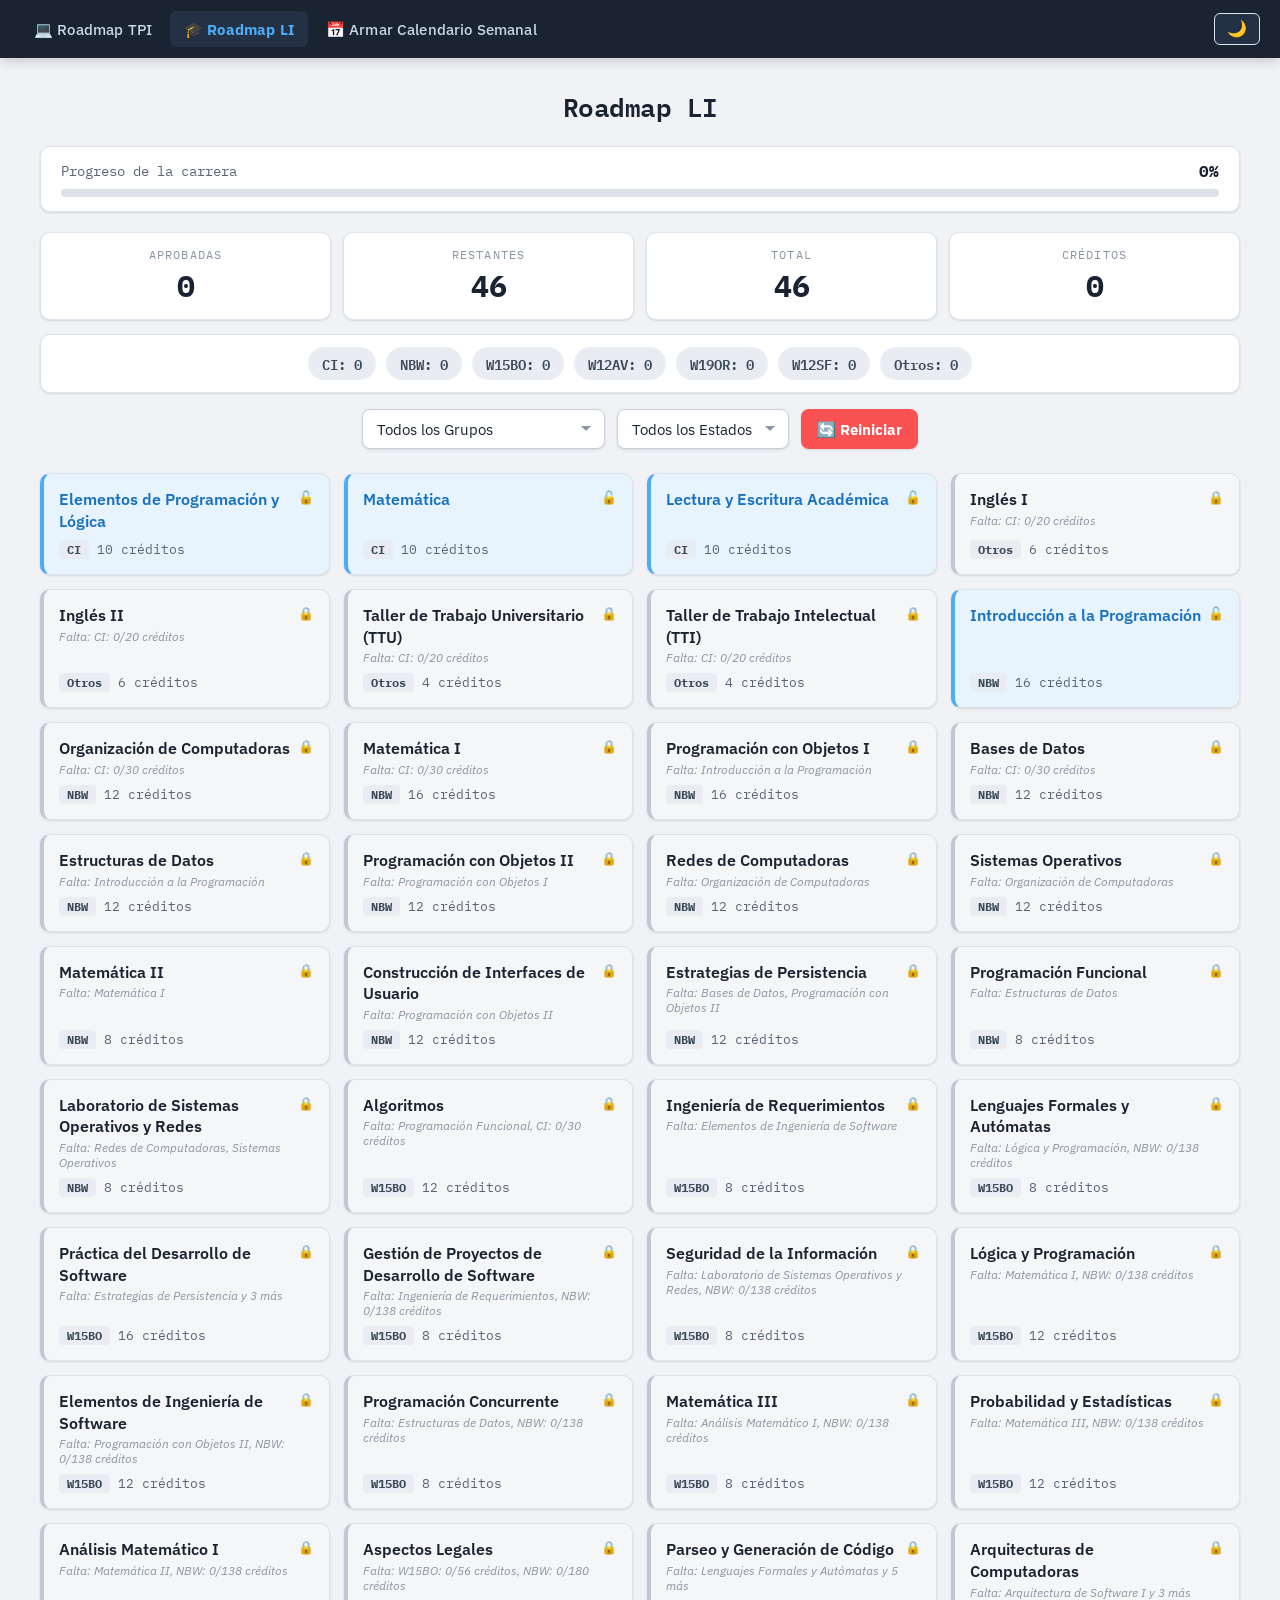
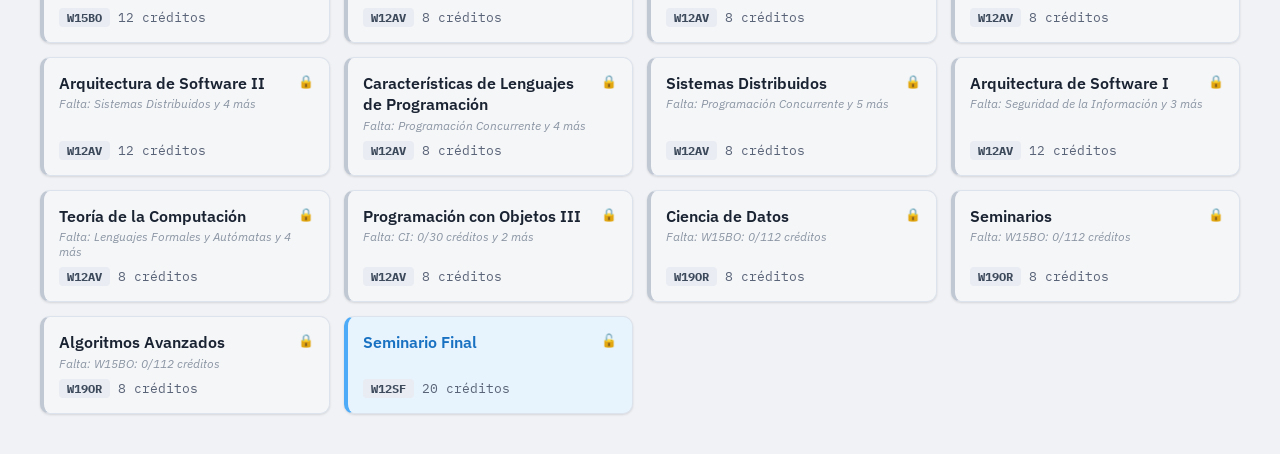
<file: index.html>
<!DOCTYPE html>
<html lang="es">
<head>
    <meta charset="UTF-8">
    <meta name="viewport" content="width=device-width, initial-scale=1.0">
    <title>Roadmap LI</title>
    <link rel="stylesheet" href="shared.css">
</head>
<body>

    <nav class="navbar">
        <div class="navbar-links">
            <a href="tpi.html">💻 Roadmap TPI</a>
            <a href="li.html" class="activo">🎓 Roadmap LI</a>
            <a href="calendario.html">📅 Armar Calendario Semanal</a>
        </div>
        <button class="btn-tema" id="btn-tema" onclick="Tema.toggle()" title="Cambiar tema">🌙</button>
    </nav>

    <h1>Roadmap LI</h1>

    <!-- progress bar -->
    <div class="barra-progreso-wrapper">
        <div class="barra-progreso-label">
            <span>Progreso de la carrera</span>
            <strong id="barra-pct">0%</strong>
        </div>
        <div class="barra-progreso-track">
            <div class="barra-progreso-fill" id="barra-fill"></div>
        </div>
    </div>

    <!-- stats -->
    <div class="panel-stats">
        <div class="stat-box">
            <span class="titulo">Aprobadas</span>
            <span class="valor" id="mat-aprobadas">0</span>
        </div>
        <div class="stat-box">
            <span class="titulo">Restantes</span>
            <span class="valor" id="mat-restantes">0</span>
        </div>
        <div class="stat-box">
            <span class="titulo">Total</span>
            <span class="valor" id="mat-total">0</span>
        </div>
        <div class="stat-box">
            <span class="titulo">Créditos</span>
            <span class="valor" id="cred-total">0</span>
        </div>
    </div>

    <!-- credits by group -->
    <div class="panel-creditos">
        <span class="grupo-tag">CI: <span id="cred-CI">0</span></span>
        <span class="grupo-tag">NBW: <span id="cred-NBW">0</span></span>
        <span class="grupo-tag">W15BO: <span id="cred-W15BO">0</span></span>
        <span class="grupo-tag">W12AV: <span id="cred-W12AV">0</span></span>
        <span class="grupo-tag">W19OR: <span id="cred-W19OR">0</span></span>
        <span class="grupo-tag">W12SF: <span id="cred-W12SF">0</span></span>
        <span class="grupo-tag">Otros: <span id="cred-Otros">0</span></span>
    </div>

    <!-- filters -->
    <div class="panel-filtros">
        <select id="filtro-grupo" onchange="aplicarFiltros()">
            <option value="Todos">Todos los Grupos</option>
            <option value="CI">Ciclo Introductorio (CI)</option>
            <option value="NBW">Núcleo Básico (NBW)</option>
            <option value="W15BO">Cursos Básicos (W15BO)</option>
            <option value="W12AV">Cursos Avanzados (W12AV)</option>
            <option value="W19OR">Cursos Orientados (W19OR)</option>
            <option value="W12SF">Seminario Final (W12SF)</option>
            <option value="Otros">Otros Requisitos</option>
        </select>
        <select id="filtro-estado" onchange="aplicarFiltros()">
            <option value="Todos">Todos los Estados</option>
            <option value="aprobada">Aprobadas</option>
            <option value="habilitada">Habilitadas</option>
            <option value="bloqueada">Bloqueadas</option>
            <option value="en-curso">En curso</option>
        </select>
        <button class="btn-reiniciar" onclick="reiniciarRoadmap()">🔄 Reiniciar</button>
    </div>

    <!-- simulation panel -->
    <div class="panel-simulacion" id="panel-simulacion">
        <div class="panel-simulacion-label">📖 Simulando cuatrimestre — <strong id="sim-cantidad">0</strong> materias en curso</div>
        <div class="simulacion-stats">
            <div class="sim-stat">Créditos nuevos: <span id="sim-creditos">+0</span></div>
            <div class="sim-stat">Desbloquearía: <span id="sim-desbloquea">0</span> materias</div>
        </div>
        <button class="btn-sim-limpiar" onclick="limpiarSimulacion()">✕ Limpiar simulación</button>
    </div>

    <!-- subject grid -->
    <div class="contenedor-materias" id="tablero"></div>

    <script>
        const materiasData = [
            { id: "80005", nombre: "Elementos de Programación y Lógica", grupo: "CI", creditos: 10, requisitos: { materiasAprobadas: [], creditosNecesarios: {} } },
            { id: "80003", nombre: "Matemática", grupo: "CI", creditos: 10, requisitos: { materiasAprobadas: [], creditosNecesarios: {} } },
            { id: "80000", nombre: "Lectura y Escritura Académica", grupo: "CI", creditos: 10, requisitos: { materiasAprobadas: [], creditosNecesarios: {} } },
            { id: "90028", nombre: "Inglés I", grupo: "Otros", creditos: 6, requisitos: { materiasAprobadas: [], creditosNecesarios: { "CI": 20 } } },
            { id: "90000", nombre: "Inglés II", grupo: "Otros", creditos: 6, requisitos: { materiasAprobadas: [], creditosNecesarios: { "CI": 20 } } },
            { id: "752", nombre: "Taller de Trabajo Universitario (TTU)", grupo: "Otros", creditos: 4, requisitos: { materiasAprobadas: [], creditosNecesarios: { "CI": 20 } } },
            { id: "751", nombre: "Taller de Trabajo Intelectual (TTI)", grupo: "Otros", creditos: 4, requisitos: { materiasAprobadas: [], creditosNecesarios: { "CI": 20 } } },
            { id: "487", nombre: "Introducción a la Programación", grupo: "NBW", creditos: 16, requisitos: { materiasAprobadas: [], creditosNecesarios: {} } },
            { id: "1032", nombre: "Organización de Computadoras", grupo: "NBW", creditos: 12, requisitos: { materiasAprobadas: [], creditosNecesarios: { "CI": 30 } } },
            { id: "1033", nombre: "Matemática I", grupo: "NBW", creditos: 16, requisitos: { materiasAprobadas: [], creditosNecesarios: { "CI": 30 } } },
            { id: "1034", nombre: "Programación con Objetos I", grupo: "NBW", creditos: 16, requisitos: { materiasAprobadas: ["487"], creditosNecesarios: {} } },
            { id: "1035", nombre: "Bases de Datos", grupo: "NBW", creditos: 12, requisitos: { materiasAprobadas: [], creditosNecesarios: { "CI": 30 } } },
            { id: "1036", nombre: "Estructuras de Datos", grupo: "NBW", creditos: 12, requisitos: { materiasAprobadas: ["487"], creditosNecesarios: {} } },
            { id: "1037", nombre: "Programación con Objetos II", grupo: "NBW", creditos: 12, requisitos: { materiasAprobadas: ["1034"], creditosNecesarios: {} } },
            { id: "1038", nombre: "Redes de Computadoras", grupo: "NBW", creditos: 12, requisitos: { materiasAprobadas: ["1032"], creditosNecesarios: {} } },
            { id: "1039", nombre: "Sistemas Operativos", grupo: "NBW", creditos: 12, requisitos: { materiasAprobadas: ["1032"], creditosNecesarios: {} } },
            { id: "1041", nombre: "Matemática II", grupo: "NBW", creditos: 8, requisitos: { materiasAprobadas: ["1033"], creditosNecesarios: {} } },
            { id: "1043", nombre: "Construcción de Interfaces de Usuario", grupo: "NBW", creditos: 12, requisitos: { materiasAprobadas: ["1037"], creditosNecesarios: {} } },
            { id: "1044", nombre: "Estrategias de Persistencia", grupo: "NBW", creditos: 12, requisitos: { materiasAprobadas: ["1035", "1037"], creditosNecesarios: {} } },
            { id: "1045", nombre: "Programación Funcional", grupo: "NBW", creditos: 8, requisitos: { materiasAprobadas: ["1036"], creditosNecesarios: {} } },
            { id: "1047", nombre: "Laboratorio de Sistemas Operativos y Redes", grupo: "NBW", creditos: 8, requisitos: { materiasAprobadas: ["1038", "1039"], creditosNecesarios: {} } },
            { id: "1307", nombre: "Algoritmos", grupo: "W15BO", creditos: 12, requisitos: { materiasAprobadas: ["1045"], creditosNecesarios: { "CI": 30 } } },
            { id: "1308", nombre: "Ingeniería de Requerimientos", grupo: "W15BO", creditos: 8, requisitos: { materiasAprobadas: ["1042"], creditosNecesarios: {} } },
            { id: "1306", nombre: "Lenguajes Formales y Autómatas", grupo: "W15BO", creditos: 8, requisitos: { materiasAprobadas: ["1302"], creditosNecesarios: { "NBW": 138 } } },
            { id: "1305", nombre: "Práctica del Desarrollo de Software", grupo: "W15BO", creditos: 16, requisitos: { materiasAprobadas: ["1044", "1042", "1043"], creditosNecesarios: { "NBW": 138 } } },
            { id: "1304", nombre: "Gestión de Proyectos de Desarrollo de Software", grupo: "W15BO", creditos: 8, requisitos: { materiasAprobadas: ["1308"], creditosNecesarios: { "NBW": 138 } } },
            { id: "1303", nombre: "Seguridad de la Información", grupo: "W15BO", creditos: 8, requisitos: { materiasAprobadas: ["1047"], creditosNecesarios: { "NBW": 138 } } },
            { id: "1302", nombre: "Lógica y Programación", grupo: "W15BO", creditos: 12, requisitos: { materiasAprobadas: ["1033"], creditosNecesarios: { "NBW": 138 } } },
            { id: "1042", nombre: "Elementos de Ingeniería de Software", grupo: "W15BO", creditos: 12, requisitos: { materiasAprobadas: ["1037"], creditosNecesarios: { "NBW": 138 } } },
            { id: "1040", nombre: "Programación Concurrente", grupo: "W15BO", creditos: 8, requisitos: { materiasAprobadas: ["1036"], creditosNecesarios: { "NBW": 138 } } },
            { id: "842", nombre: "Matemática III", grupo: "W15BO", creditos: 8, requisitos: { materiasAprobadas: ["54"], creditosNecesarios: { "NBW": 138 } } },
            { id: "604", nombre: "Probabilidad y Estadísticas", grupo: "W15BO", creditos: 12, requisitos: { materiasAprobadas: ["842"], creditosNecesarios: { "NBW": 138 } } },
            { id: "54", nombre: "Análisis Matemático I", grupo: "W15BO", creditos: 12, requisitos: { materiasAprobadas: ["1041"], creditosNecesarios: { "NBW": 138 } } },
            { id: "1316", nombre: "Aspectos Legales", grupo: "W12AV", creditos: 8, requisitos: { materiasAprobadas: [], creditosNecesarios: { "W15BO": 56, "NBW": 180 } } },
            { id: "1315", nombre: "Parseo y Generación de Código", grupo: "W12AV", creditos: 8, requisitos: { materiasAprobadas: ["1306", "1312", "1047"], creditosNecesarios: { "CI": 30, "W15BO": 56, "NBW": 180 } } },
            { id: "1314", nombre: "Arquitecturas de Computadoras", grupo: "W12AV", creditos: 8, requisitos: { materiasAprobadas: ["1310"], creditosNecesarios: { "CI": 30, "W15BO": 56, "NBW": 180 } } },
            { id: "1313", nombre: "Arquitectura de Software II", grupo: "W12AV", creditos: 12, requisitos: { materiasAprobadas: ["1311", "1302"], creditosNecesarios: { "CI": 30, "W15BO": 56, "NBW": 180 } } },
            { id: "1312", nombre: "Características de Lenguajes de Programación", grupo: "W12AV", creditos: 8, requisitos: { materiasAprobadas: ["1040", "1047"], creditosNecesarios: { "CI": 30, "W15BO": 56, "NBW": 180 } } },
            { id: "1311", nombre: "Sistemas Distribuidos", grupo: "W12AV", creditos: 8, requisitos: { materiasAprobadas: ["1040", "1305", "1304"], creditosNecesarios: { "CI": 30, "W15BO": 56, "NBW": 180 } } },
            { id: "1310", nombre: "Arquitectura de Software I", grupo: "W12AV", creditos: 12, requisitos: { materiasAprobadas: ["1303"], creditosNecesarios: { "CI": 30, "W15BO": 56, "NBW": 180 } } },
            { id: "1309", nombre: "Teoría de la Computación", grupo: "W12AV", creditos: 8, requisitos: { materiasAprobadas: ["1306", "1037"], creditosNecesarios: { "CI": 30, "W15BO": 56, "NBW": 180 } } },
            { id: "1051", nombre: "Programación con Objetos III", grupo: "W12AV", creditos: 8, requisitos: { materiasAprobadas: [], creditosNecesarios: { "CI": 30, "W15BO": 56, "NBW": 180 } } },
            { id: "1745", nombre: "Ciencia de Datos", grupo: "W19OR", creditos: 8, requisitos: { materiasAprobadas: [], creditosNecesarios: { "W15BO": 112 } } },
            { id: "1622", nombre: "Seminarios", grupo: "W19OR", creditos: 8, requisitos: { materiasAprobadas: [], creditosNecesarios: { "W15BO": 112 } } },
            { id: "1466", nombre: "Algoritmos Avanzados", grupo: "W19OR", creditos: 8, requisitos: { materiasAprobadas: [], creditosNecesarios: { "W15BO": 112 } } },
            { id: "1317", nombre: "Seminario Final", grupo: "W12SF", creditos: 20, requisitos: { materiasAprobadas: [], creditosNecesarios: {} } }
        ];

        const storageKey = 'roadmap_aprobadas';
        const gruposDisponibles = ['CI', 'NBW', 'W15BO', 'W12AV', 'W19OR', 'W12SF', 'Otros'];
    </script>
    <script src="roadmap.js"></script>

</body>
</html>
</file>
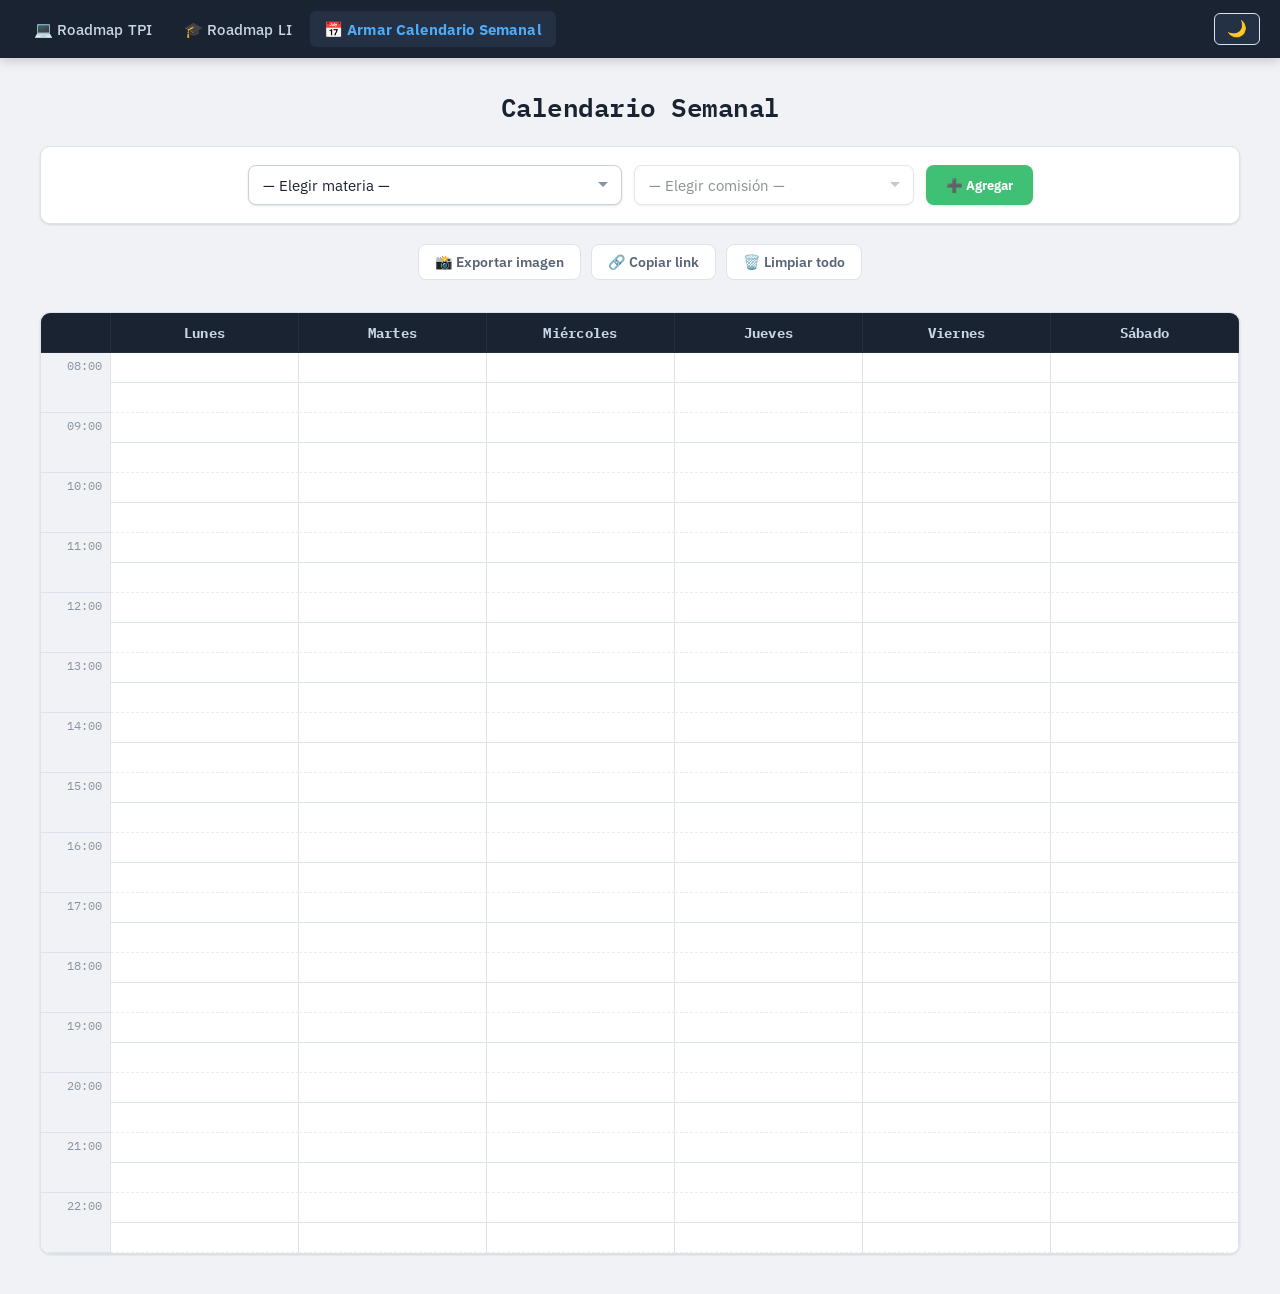
<file: calendario.html>
<!DOCTYPE html>
<html lang="es">
<head>
    <meta charset="UTF-8">
    <meta name="viewport" content="width=device-width, initial-scale=1.0">
    <title>Calendario Semanal</title>
    <link rel="stylesheet" href="shared.css">
    <style>
        /* calendario-specific styles */

        /* --- CONTROLES DE SELECCIÓN --- */
        .controles {
            display: flex;
            justify-content: center;
            flex-wrap: wrap;
            gap: 12px;
            margin-bottom: 20px;
            background: var(--bg-card);
            padding: 18px 20px;
            border-radius: 10px;
            box-shadow: var(--shadow-sm);
            max-width: 1200px;
            margin-left: auto;
            margin-right: auto;
            border: 1px solid var(--border-color);
            transition: background-color 0.3s, border-color 0.3s;
        }

        .controles select {
            padding: 9px 36px 9px 14px;
            border-radius: 8px;
            border: 1px solid var(--border-input);
            font-size: 0.95rem;
            min-width: 280px;
            color: var(--text-primary);
            background-color: var(--bg-input);
            font-family: 'IBM Plex Sans', sans-serif;
            cursor: pointer;
            outline: none;
            box-shadow: var(--shadow-sm);
            appearance: none;
            background-image: url("data:image/svg+xml,%3Csvg xmlns='http://www.w3.org/2000/svg' width='12' height='8' viewBox='0 0 12 8'%3E%3Cpath fill='%238a95a3' d='M1 1l5 5 5-5'/%3E%3C/svg%3E");
            background-repeat: no-repeat;
            background-position: right 12px center;
            transition: border-color 0.2s, background-color 0.3s, color 0.3s;
        }

        .controles select:focus {
            border-color: var(--accent);
            box-shadow: 0 0 0 3px rgba(77,171,247,0.2);
        }

        .controles select:disabled {
            opacity: 0.5;
            cursor: not-allowed;
        }

        .btn-agregar {
            padding: 9px 20px;
            background-color: var(--btn-success-bg);
            color: white;
            border: none;
            border-radius: 8px;
            font-weight: 700;
            font-family: 'IBM Plex Sans', sans-serif;
            cursor: pointer;
            transition: background-color 0.2s, transform 0.15s;
            box-shadow: var(--shadow-sm);
            white-space: nowrap;
        }

        .btn-agregar:hover {
            background-color: var(--btn-success-hover);
            transform: translateY(-1px);
        }

        /* Botones de acción secundarios */
        .controles-acciones {
            display: flex;
            justify-content: center;
            flex-wrap: wrap;
            gap: 10px;
            margin-bottom: 16px;
            max-width: 1200px;
            margin-left: auto;
            margin-right: auto;
        }

        .btn-accion {
            padding: 8px 16px;
            border-radius: 8px;
            border: 1px solid var(--border-color);
            font-size: 0.88rem;
            font-weight: 600;
            font-family: 'IBM Plex Sans', sans-serif;
            cursor: pointer;
            background: var(--bg-card);
            color: var(--text-secondary);
            transition: all 0.2s;
        }

        .btn-accion:hover {
            background: var(--accent);
            color: #fff;
            border-color: var(--accent);
            transform: translateY(-1px);
        }

        .btn-accion.peligro:hover {
            background: var(--btn-danger-bg);
            border-color: var(--btn-danger-bg);
        }

        /* --- BADGE DE SOLAPAMIENTO --- */
        .badge-solape {
            display: inline-flex;
            align-items: center;
            gap: 6px;
            background: #fff3cd;
            color: #856404;
            border: 1px solid #ffc107;
            border-radius: 20px;
            padding: 4px 12px;
            font-size: 0.82rem;
            font-weight: 700;
            font-family: 'IBM Plex Mono', monospace;
            margin-bottom: 12px;
            max-width: 1200px;
            margin-left: auto;
            margin-right: auto;
            display: none;
        }

        [data-theme="dark"] .badge-solape {
            background: #3d2b00;
            color: #ffd43b;
            border-color: #ffa94d;
        }

        .badge-solape.visible {
            display: flex;
        }

        /* --- CALENDARIO CSS GRID --- */
        .calendario-container {
            max-width: 1200px;
            margin: 0 auto;
            background: var(--bg-card);
            border-radius: 10px;
            box-shadow: var(--shadow-sm);
            overflow-x: auto;
            border: 1px solid var(--border-color);
            transition: background-color 0.3s, border-color 0.3s;
        }

        /* Grid principal: 1 columna de hora + 6 días */
        .grid-calendario {
            display: grid;
            grid-template-columns: 70px repeat(6, 1fr);
            grid-template-rows: 40px repeat(30, 30px);
            min-width: 780px;
        }

        /* Cabeceras */
        .celda-header {
            background-color: var(--bg-navbar);
            color: var(--text-nav);
            text-align: center;
            font-weight: 700;
            font-size: 0.88rem;
            font-family: 'IBM Plex Mono', monospace;
            display: flex;
            align-items: center;
            justify-content: center;
            border-right: 1px solid rgba(255,255,255,0.05);
            border-bottom: 1px solid rgba(255,255,255,0.05);
            letter-spacing: 0.02em;
        }

        .hora-etiqueta {
            text-align: right;
            padding-right: 8px;
            font-size: 0.78rem;
            font-family: 'IBM Plex Mono', monospace;
            color: var(--text-muted);
            border-bottom: 1px solid var(--border-color);
            border-right: 1px solid var(--border-color);
            display: flex;
            align-items: flex-start;
            justify-content: flex-end;
            padding-top: 4px;
            background-color: var(--bg-body);
            transition: background-color 0.3s, color 0.3s;
        }

        .celda-vacia {
            border-right: 1px solid var(--border-color);
            border-bottom: 1px dashed color-mix(in srgb, var(--border-color) 60%, transparent);
            transition: border-color 0.3s;
        }

        .celda-vacia.hora-en-punto {
            border-bottom: 1px solid var(--border-color);
        }

        /* --- BLOQUE DE CURSADA --- */
        .bloque-cursada {
            color: white;
            margin: 2px;
            padding: 6px 8px;
            border-radius: 6px;
            font-size: 0.78rem;
            display: flex;
            flex-direction: column;
            justify-content: flex-start;
            overflow: hidden;
            box-shadow: 0 2px 6px rgba(0,0,0,0.25);
            position: relative;
            z-index: 10;
            transition: box-shadow 0.2s, transform 0.2s;
        }

        .bloque-cursada:hover {
            box-shadow: 0 4px 12px rgba(0,0,0,0.3);
            transform: scale(1.01);
            z-index: 20;
        }

        /* Bloque con solapamiento */
        .bloque-cursada.solape {
            outline: 2px solid #ffc107;
            outline-offset: -2px;
        }

        .bloque-cursada .btn-eliminar {
            position: absolute;
            top: 3px;
            right: 3px;
            background: rgba(0,0,0,0.3);
            border: none;
            color: white;
            border-radius: 50%;
            cursor: pointer;
            width: 18px;
            height: 18px;
            font-size: 9px;
            display: flex;
            align-items: center;
            justify-content: center;
            opacity: 0;
            transition: opacity 0.15s, background-color 0.15s;
            line-height: 1;
        }

        .bloque-cursada:hover .btn-eliminar {
            opacity: 1;
        }

        .bloque-cursada .btn-eliminar:hover {
            background: #e74c3c;
        }

        .info-titulo {
            font-weight: 700;
            font-size: 0.8rem;
            margin-bottom: 2px;
            padding-right: 18px;
            line-height: 1.2;
        }

        .info-detalle {
            font-size: 0.7rem;
            opacity: 0.85;
            line-height: 1.3;
        }

        /* --- LISTA DE MATERIAS AGREGADAS --- */
        .lista-horario {
            max-width: 1200px;
            margin: 16px auto 0;
            display: flex;
            flex-wrap: wrap;
            gap: 8px;
        }

        .chip-materia {
            display: inline-flex;
            align-items: center;
            gap: 8px;
            padding: 6px 12px;
            border-radius: 20px;
            font-size: 0.82rem;
            font-weight: 600;
            color: white;
            box-shadow: var(--shadow-sm);
            font-family: 'IBM Plex Sans', sans-serif;
        }

        .chip-materia button {
            background: rgba(255,255,255,0.25);
            border: none;
            color: white;
            border-radius: 50%;
            width: 16px;
            height: 16px;
            font-size: 9px;
            cursor: pointer;
            display: flex;
            align-items: center;
            justify-content: center;
            transition: background 0.15s;
            line-height: 1;
        }

        .chip-materia button:hover {
            background: rgba(0,0,0,0.3);
        }
    </style>
</head>
<body>

    <nav class="navbar">
        <div class="navbar-links">
            <a href="tpi.html">💻 Roadmap TPI</a>
            <a href="li.html">🎓 Roadmap LI</a>
            <a href="calendario.html" class="activo">📅 Armar Calendario Semanal</a>
        </div>
        <button class="btn-tema" id="btn-tema" onclick="toggleTema()" title="Cambiar tema">🌙</button>
    </nav>

    <h1>Calendario Semanal</h1>

    <!-- subject selector -->
    <div class="controles">
        <select id="select-materia" onchange="actualizarComisiones()">
            <option value="">— Elegir materia —</option>
        </select>

        <select id="select-comision" disabled>
            <option value="">— Elegir comisión —</option>
        </select>

        <button class="btn-agregar" onclick="agregarAlCalendario()">➕ Agregar</button>
    </div>

    <!-- toolbar actions -->
    <div class="controles-acciones">
        <button class="btn-accion" onclick="exportarImagen()">📸 Exportar imagen</button>
        <button class="btn-accion" onclick="compartirURL()">🔗 Copiar link</button>
        <button class="btn-accion peligro" onclick="limpiarTodo()">🗑️ Limpiar todo</button>
    </div>

    <!-- overlap warning badge -->
    <div class="badge-solape" id="badge-solape">
        ⚠️ <span id="badge-solape-texto">Hay solapamientos de horario</span>
    </div>

    <!-- selected subjects chips -->
    <div class="lista-horario" id="lista-horario"></div>

    
    <div style="height: 16px;"></div>

    <!-- schedule grid -->
    <div class="calendario-container" id="calendario-exportable">
        <div class="grid-calendario" id="grilla-calendario"></div>
    </div>

    <script>
        // theme (standalone copy — calendario.html doesn't load roadmap.js)
        const TEMA_KEY = 'roadmap_tema';

        function aplicarTema(tema) {
            document.documentElement.setAttribute('data-theme', tema);
            const btn = document.getElementById('btn-tema');
            if (btn) btn.textContent = tema === 'dark' ? '☀️' : '🌙';
        }

        function toggleTema() {
            const actual = document.documentElement.getAttribute('data-theme') || 'light';
            const nuevo = actual === 'dark' ? 'light' : 'dark';
            localStorage.setItem(TEMA_KEY, nuevo);
            aplicarTema(nuevo);
        }

        function initTema() {
            const guardado = localStorage.getItem(TEMA_KEY);
            const tema = guardado || (window.matchMedia('(prefers-color-scheme: dark)').matches ? 'dark' : 'light');
            aplicarTema(tema);
        }

        // data
        const mapaDias = { 'Lun': 2, 'Mar': 3, 'Mie': 4, 'Jue': 5, 'Vie': 6, 'Sab': 7 };
        const nombresDias = { 2: 'Lunes', 3: 'Martes', 4: 'Miércoles', 5: 'Jueves', 6: 'Viernes', 7: 'Sábado' };

        const COLORES = [
            '#3b82f6', '#f97316', '#8b5cf6', '#10b981',
            '#ef4444', '#eab308', '#0891b2', '#db2777',
            '#65a30d', '#6366f1'
        ];

        const ofertaMaterias = [
            // --- LICENCIATURA ---
            { nombre: "Algoritmos", comision: "1307-1-CW (Presencial)", clases: [ { dia: "Mar", inicio: 18, fin: 21, texto: "18:00 a 20:59" }, { dia: "Jue", inicio: 18, fin: 21, texto: "18:00 a 20:59" } ] },
            { nombre: "Arquitectura de Computadoras", comision: "1314-1-CW (Virtual)", clases: [ { dia: "Vie", inicio: 18, fin: 22, texto: "18:00 a 21:59" } ] },
            { nombre: "Arquitectura de Software II", comision: "1313-1-CW (Virtual)", clases: [ { dia: "Mie", inicio: 16, fin: 22, texto: "16:00 a 21:59" } ] },
            { nombre: "Aspectos Legales y Sociales", comision: "1316-1-CW (Presencial)", clases: [ { dia: "Vie", inicio: 18, fin: 22, texto: "18:00 a 21:59" } ] },
            { nombre: "Gestión de Proyectos de Desarrollo de Software", comision: "1304-1-CW (Presencial)", clases: [ { dia: "Lun", inicio: 18, fin: 22, texto: "18:00 a 21:59" } ] },
            { nombre: "Lenguajes Formales y Autómatas", comision: "1306-1-G14 (Presencial)", clases: [ { dia: "Lun", inicio: 18, fin: 22, texto: "18:00 a 21:59" } ] },
            { nombre: "Lógica y Programación", comision: "1302-1-G14 (Presencial)", clases: [ { dia: "Lun", inicio: 16, fin: 19, texto: "16:00 a 18:59" }, { dia: "Vie", inicio: 16, fin: 19, texto: "16:00 a 18:59" } ] },
            { nombre: "Matemática III", comision: "842-1-CW (Presencial)", clases: [ { dia: "Lun", inicio: 18, fin: 20, texto: "18:00 a 19:59" }, { dia: "Jue", inicio: 18, fin: 20, texto: "18:00 a 19:59" } ] },
            { nombre: "Parseo y Generación de Código", comision: "1315-1-CW (Virtual)", clases: [ { dia: "Mie", inicio: 18, fin: 22, texto: "18:00 a 21:59" } ] },
            { nombre: "Práctica del Desarrollo de Software", comision: "1305-1-CW", clases: [ { dia: "Mar", inicio: 8, fin: 12, texto: "08:00 a 11:59 (Virtual)" }, { dia: "Jue", inicio: 18, fin: 22, texto: "18:00 a 21:59 (Virtual)" } ] },
            { nombre: "Redes Neuronales", comision: "940-1-CW (Virtual)", clases: [ { dia: "Sab", inicio: 10, fin: 14, texto: "10:00 a 13:59" } ] },
            { nombre: "Seguridad de la Información", comision: "1303-1-CW (Presencial)", clases: [ { dia: "Sab", inicio: 9, fin: 13, texto: "09:00 a 12:59" } ] },
            { nombre: "Teoría de la Computación", comision: "1309-1-CW (Presencial)", clases: [ { dia: "Mar", inicio: 18, fin: 22, texto: "18:00 a 21:59" } ] },
            { nombre: "Seminarios (Web Semántica)", comision: "1622-1-CW (Virtual)", clases: [ { dia: "Mar", inicio: 18, fin: 22, texto: "18:00 a 21:59" } ] },
            { nombre: "Sistemas Distribuidos", comision: "1311-1-G14 (Presencial)", clases: [ { dia: "Mie", inicio: 18, fin: 22, texto: "18:00 a 21:59" } ] },

            // --- TPI ---
            { nombre: "Bases de Datos", comision: "1035-1/2-G14", clases: [ { dia: "Mar", inicio: 10, fin: 13, texto: "10:00 a 12:59" }, { dia: "Mie", inicio: 15, fin: 18, texto: "15:00 a 17:59" } ] },
            { nombre: "Bases de Datos", comision: "1035-3/4-G14", clases: [ { dia: "Mar", inicio: 15, fin: 18, texto: "15:00 a 17:59" }, { dia: "Mie", inicio: 15, fin: 18, texto: "15:00 a 17:59" } ] },
            { nombre: "Bases de Datos", comision: "1035-5/6-G14", clases: [ { dia: "Mar", inicio: 18, fin: 21, texto: "18:00 a 20:59" }, { dia: "Sab", inicio: 10, fin: 13, texto: "10:00 a 12:59" } ] },
            { nombre: "Construcción de Interfaces de Usuario", comision: "1043-1-G14", clases: [ { dia: "Mie", inicio: 18.5, fin: 21, texto: "18:30 a 20:59" }, { dia: "Jue", inicio: 18.5, fin: 22, texto: "18:30 a 21:59 (Virtual)" } ] },
            { nombre: "Desarrollo de Aplicaciones", comision: "1046-1-CP (Virtual)", clases: [ { dia: "Mar", inicio: 19, fin: 22, texto: "19:00 a 21:59" }, { dia: "Mie", inicio: 18, fin: 21, texto: "18:00 a 20:59" } ] },
            { nombre: "Elementos de Ingeniería de Software", comision: "1042-1-G14", clases: [ { dia: "Lun", inicio: 18, fin: 22, texto: "18:00 a 21:59" }, { dia: "Mie", inicio: 19, fin: 21, texto: "19:00 a 20:59 (Virtual)" } ] },
            { nombre: "Elementos de Ingeniería de Software", comision: "1042-2-G14 (Virtual)", clases: [ { dia: "Lun", inicio: 9, fin: 12, texto: "09:00 a 11:59" }, { dia: "Mie", inicio: 9, fin: 12, texto: "09:00 a 11:59" } ] },
            { nombre: "Estrategias de Persistencia", comision: "1044-1/2-G14", clases: [ { dia: "Vie", inicio: 16, fin: 22, texto: "16:00 a 21:59" } ] },
            { nombre: "Estructuras de Datos", comision: "1036-1/2/3-G14", clases: [ { dia: "Mar", inicio: 16, fin: 18, texto: "16:00 a 17:59" }, { dia: "Mar", inicio: 18, fin: 22, texto: "18:00 a 21:59 (Virtual)" }, { dia: "Jue", inicio: 16, fin: 18, texto: "16:00 a 17:59" } ] },
            { nombre: "Estructuras de Datos", comision: "1036-4/5/6-G14", clases: [ { dia: "Mar", inicio: 14, fin: 18, texto: "14:00 a 17:59 (Virtual)" }, { dia: "Mar", inicio: 18, fin: 20, texto: "18:00 a 19:59" }, { dia: "Jue", inicio: 18, fin: 20, texto: "18:00 a 19:59" } ] },
            { nombre: "Introducción a la Bioinformática", comision: "1052-1-G14", clases: [ { dia: "Mie", inicio: 18, fin: 22, texto: "18:00 a 21:59 (Virtual)" }, { dia: "Lun", inicio: 9.5, fin: 13, texto: "09:30 a 12:59" }, { dia: "Jue", inicio: 9.5, fin: 13, texto: "09:30 a 12:59" } ] },
            { nombre: "Introducción a la Programación", comision: "487-1/4-G14", clases: [ { dia: "Sab", inicio: 9, fin: 10, texto: "09:00 a 09:59 (Virtual)" }, { dia: "Lun", inicio: 9.5, fin: 13, texto: "09:30 a 12:59" }, { dia: "Jue", inicio: 9.5, fin: 13, texto: "09:30 a 12:59" } ] },
            { nombre: "Introducción a la Programación", comision: "487-5/7-G14", clases: [ { dia: "Sab", inicio: 9, fin: 10, texto: "09:00 a 09:59 (Virtual)" }, { dia: "Lun", inicio: 14, fin: 17.5, texto: "14:00 a 17:29" }, { dia: "Jue", inicio: 14, fin: 17.5, texto: "14:00 a 17:29" } ] },
            { nombre: "Introducción a la Programación", comision: "487-8/11-G14", clases: [ { dia: "Sab", inicio: 9, fin: 10, texto: "09:00 a 09:59 (Virtual)" }, { dia: "Lun", inicio: 18, fin: 21.5, texto: "18:00 a 21:29" }, { dia: "Jue", inicio: 18, fin: 21.5, texto: "18:00 a 21:29" } ] },
            { nombre: "Introducción a la Programación", comision: "487-12/14-G14", clases: [ { dia: "Sab", inicio: 9, fin: 10, texto: "09:00 a 09:59 (Virtual)" }, { dia: "Lun", inicio: 18.5, fin: 21.5, texto: "18:30 a 21:29 (Virtual)" }, { dia: "Jue", inicio: 18, fin: 21.5, texto: "18:00 a 21:29 (Virtual)" } ] },
            { nombre: "Introducción al Desarrollo de Videojuegos", comision: "1056-1-G14", clases: [ { dia: "Vie", inicio: 18, fin: 22, texto: "18:00 a 21:59" } ] },
            { nombre: "Laboratorio de Sistemas Operativos y Redes", comision: "1047-1-G14", clases: [ { dia: "Jue", inicio: 18, fin: 22, texto: "18:00 a 21:59" } ] },
            { nombre: "Matemática I", comision: "1033-1-G14", clases: [ { dia: "Mar", inicio: 9, fin: 13, texto: "09:00 a 12:59" }, { dia: "Jue", inicio: 9, fin: 13, texto: "09:00 a 12:59" } ] },
            { nombre: "Matemática I", comision: "1033-2/8-G14", clases: [ { dia: "Lun", inicio: 18, fin: 22, texto: "18:00 a 21:59" }, { dia: "Mie", inicio: 18, fin: 22, texto: "18:00 a 21:59" } ] },
            { nombre: "Matemática I", comision: "1033-3-G14", clases: [ { dia: "Lun", inicio: 9, fin: 13, texto: "09:00 a 12:59" }, { dia: "Mie", inicio: 9, fin: 13, texto: "09:00 a 12:59" } ] },
            { nombre: "Matemática I", comision: "1033-4-G14", clases: [ { dia: "Mar", inicio: 8, fin: 12, texto: "08:00 a 11:59" }, { dia: "Vie", inicio: 8, fin: 12, texto: "08:00 a 11:59" } ] },
            { nombre: "Matemática I", comision: "1033-5-G14", clases: [ { dia: "Mar", inicio: 18, fin: 22, texto: "18:00 a 21:59" }, { dia: "Vie", inicio: 18, fin: 22, texto: "18:00 a 21:59" } ] },
            { nombre: "Matemática I", comision: "1033-6-G14", clases: [ { dia: "Mar", inicio: 13, fin: 17, texto: "13:00 a 16:59" }, { dia: "Vie", inicio: 13, fin: 17, texto: "13:00 a 16:59" } ] },
            { nombre: "Matemática I", comision: "1033-7-G14", clases: [ { dia: "Lun", inicio: 14, fin: 18, texto: "14:00 a 17:59" }, { dia: "Jue", inicio: 13, fin: 17, texto: "13:00 a 16:59" } ] },
            { nombre: "Matemática II", comision: "1041-1-G14", clases: [ { dia: "Mar", inicio: 16, fin: 18, texto: "16:00 a 17:59" }, { dia: "Vie", inicio: 16, fin: 18, texto: "16:00 a 17:59" } ] },
            { nombre: "Matemática II", comision: "1041-2-G14", clases: [ { dia: "Mar", inicio: 18, fin: 20, texto: "18:00 a 19:59" }, { dia: "Vie", inicio: 18, fin: 20, texto: "18:00 a 19:59" } ] },
            { nombre: "Matemática II", comision: "1041-3-G14", clases: [ { dia: "Lun", inicio: 16, fin: 18, texto: "16:00 a 17:59" }, { dia: "Mie", inicio: 16, fin: 18, texto: "16:00 a 17:59" } ] },
            { nombre: "Matemática II", comision: "1041-4-G14", clases: [ { dia: "Lun", inicio: 18, fin: 20, texto: "18:00 a 19:59" }, { dia: "Mie", inicio: 18, fin: 20, texto: "18:00 a 19:59" } ] },
            { nombre: "Organización de Computadoras", comision: "1032-1/5-G14", clases: [ { dia: "Mar", inicio: 9, fin: 12, texto: "09:00 a 11:59" }, { dia: "Vie", inicio: 9, fin: 12, texto: "09:00 a 11:59" } ] },
            { nombre: "Organización de Computadoras", comision: "1032-6-G14", clases: [ { dia: "Mar", inicio: 13, fin: 17, texto: "13:00 a 16:59" }, { dia: "Vie", inicio: 13, fin: 15, texto: "13:00 a 14:59 (Virtual)" } ] },
            { nombre: "Organización de Computadoras", comision: "1032-7/8-G14", clases: [ { dia: "Mar", inicio: 15, fin: 18, texto: "15:00 a 17:59" }, { dia: "Vie", inicio: 15, fin: 18, texto: "15:00 a 17:59" } ] },
            { nombre: "Organización de Computadoras", comision: "1032-9-G14 (Virtual)", clases: [ { dia: "Lun", inicio: 9, fin: 12, texto: "09:00 a 11:59" }, { dia: "Sab", inicio: 9, fin: 12, texto: "09:00 a 11:59" } ] },
            { nombre: "Organización de Computadoras", comision: "1032-10/11-G14", clases: [ { dia: "Mar", inicio: 18, fin: 21, texto: "18:00 a 20:59" }, { dia: "Vie", inicio: 18, fin: 21, texto: "18:00 a 20:59" } ] },
            { nombre: "Programacion Concurrente", comision: "1040-1-G14", clases: [ { dia: "Mar", inicio: 18, fin: 20, texto: "18:00 a 19:59" }, { dia: "Mie", inicio: 18, fin: 20, texto: "18:00 a 19:59" } ] },
            { nombre: "Programacion Concurrente", comision: "1040-2-G14", clases: [ { dia: "Mar", inicio: 18, fin: 20, texto: "18:00 a 19:59" }, { dia: "Sab", inicio: 10, fin: 12, texto: "10:00 a 11:59" } ] },
            { nombre: "Programación con Objetos I", comision: "1034-1-G14", clases: [ { dia: "Mar", inicio: 14, fin: 18, texto: "14:00 a 17:59" }, { dia: "Jue", inicio: 14, fin: 18, texto: "14:00 a 17:59" } ] },
            { nombre: "Programación con Objetos I", comision: "1034-2-G14", clases: [ { dia: "Lun", inicio: 9, fin: 13, texto: "09:00 a 12:59" }, { dia: "Mie", inicio: 9, fin: 13, texto: "09:00 a 12:59" } ] },
            { nombre: "Programación con Objetos I", comision: "1034-3/4-G14", clases: [ { dia: "Lun", inicio: 18, fin: 22, texto: "18:00 a 21:59" }, { dia: "Mie", inicio: 18, fin: 22, texto: "18:00 a 21:59" } ] },
            { nombre: "Programación con Objetos II", comision: "1037-1-G14", clases: [ { dia: "Lun", inicio: 18, fin: 21, texto: "18:00 a 20:59" }, { dia: "Jue", inicio: 15, fin: 18, texto: "15:00 a 17:59" } ] },
            { nombre: "Programación con Objetos II", comision: "1037-2-G14", clases: [ { dia: "Lun", inicio: 18, fin: 21, texto: "18:00 a 20:59" }, { dia: "Jue", inicio: 18, fin: 21, texto: "18:00 a 20:59" } ] },
            { nombre: "Programación con Objetos III", comision: "1051-1-G14", clases: [ { dia: "Sab", inicio: 9, fin: 13, texto: "09:00 a 12:59" } ] },
            { nombre: "Programación Funcional", comision: "1045-1/2-G14", clases: [ { dia: "Jue", inicio: 18, fin: 20, texto: "18:00 a 19:59" }, { dia: "Sab", inicio: 10, fin: 12, texto: "10:00 a 11:59 (Virtual)" } ] },
            { nombre: "Redes de Computadoras", comision: "1038-1-G14", clases: [ { dia: "Mar", inicio: 8, fin: 12, texto: "08:00 a 11:59" }, { dia: "Jue", inicio: 9, fin: 11, texto: "09:00 a 10:59 (Virtual)" } ] },
            { nombre: "Redes de Computadoras", comision: "1038-2-G14", clases: [ { dia: "Mar", inicio: 18, fin: 20, texto: "18:00 a 19:59" }, { dia: "Jue", inicio: 18, fin: 22, texto: "18:00 a 21:59 (Virtual)" } ] },
            { nombre: "Redes de Computadoras", comision: "1038-3-G14", clases: [ { dia: "Mar", inicio: 20, fin: 22, texto: "20:00 a 21:59" }, { dia: "Jue", inicio: 18, fin: 22, texto: "18:00 a 21:59 (Virtual)" } ] },
            { nombre: "Redes de Computadoras", comision: "1038-4-G14", clases: [ { dia: "Mar", inicio: 9, fin: 11, texto: "09:00 a 10:59 (Virtual)" }, { dia: "Jue", inicio: 18, fin: 22, texto: "18:00 a 21:59" } ] },
            { nombre: "Seguridad Informática", comision: "646-1-CP", clases: [ { dia: "Sab", inicio: 9, fin: 13, texto: "09:00 a 12:59" } ] },
            { nombre: "Seminarios: Introducción a Blockchain", comision: "1805-1-CP", clases: [ { dia: "Mar", inicio: 18, fin: 22, texto: "18:00 a 21:59" } ] },
            { nombre: "Seminarios: Intro a Electrónica con Arduino", comision: "1058-1-G14", clases: [ { dia: "Jue", inicio: 14, fin: 18, texto: "14:00 a 17:59" } ] },
            { nombre: "Sistemas Operativos", comision: "1039-1/2/3-G14", clases: [ { dia: "Lun", inicio: 19, fin: 22, texto: "19:00 a 21:59" }, { dia: "Mie", inicio: 19, fin: 22, texto: "19:00 a 21:59" } ] },
            { nombre: "Trabajo de Inserción Profesional", comision: "1060-1-CP", clases: [ { dia: "Sab", inicio: 8, fin: 13, texto: "08:00 a 12:59" } ] }
        ];

        // state
        let miHorario = []; // Array de oferta objects con colorIndex asignado

        // init
        function inicializarPantalla() {
            initTema();
            dibujarGrillaBase();
            poblarSelectMaterias();
            cargarDesdeURL();
        }

        // base grid
        function dibujarGrillaBase() {
            const grilla = document.getElementById('grilla-calendario');
            grilla.innerHTML = '';

            // Cabeceras de días
            const dias = ['', 'Lunes', 'Martes', 'Miércoles', 'Jueves', 'Viernes', 'Sábado'];
            dias.forEach((dia, index) => {
                const div = document.createElement('div');
                div.className = 'celda-header';
                div.innerText = dia;
                div.style.gridColumn = index + 1;
                div.style.gridRow = 1;
                grilla.appendChild(div);
            });

            // Filas de horas (08:00 a 22:00, tramos de 30 min)
            for (let hora = 8; hora <= 22; hora++) {
                const filaBase = (hora - 8) * 2 + 2;

                // Etiqueta lateral
                const divHora = document.createElement('div');
                divHora.className = 'hora-etiqueta';
                divHora.innerText = `${hora.toString().padStart(2, '0')}:00`;
                divHora.style.gridColumn = 1;
                divHora.style.gridRow = `${filaBase} / span 2`;
                grilla.appendChild(divHora);

                for (let dia = 2; dia <= 7; dia++) {
                    // Celda hora en punto (bug fix: guión en el nombre de clase)
                    const celdaPunto = document.createElement('div');
                    celdaPunto.className = 'celda-vacia hora-en-punto';
                    celdaPunto.style.gridColumn = dia;
                    celdaPunto.style.gridRow = filaBase;
                    grilla.appendChild(celdaPunto);

                    // Celda media hora
                    const celdaMedia = document.createElement('div');
                    celdaMedia.className = 'celda-vacia';
                    celdaMedia.style.gridColumn = dia;
                    celdaMedia.style.gridRow = filaBase + 1;
                    grilla.appendChild(celdaMedia);
                }
            }
        }

        // selectors
        function poblarSelectMaterias() {
            const sel = document.getElementById('select-materia');
            const nombresUnicos = [...new Set(ofertaMaterias.map(m => m.nombre))].sort();
            nombresUnicos.forEach(nombre => {
                const opt = document.createElement('option');
                opt.value = nombre;
                opt.innerText = nombre;
                sel.appendChild(opt);
            });
        }

        function actualizarComisiones() {
            const materiaElegida = document.getElementById('select-materia').value;
            const selCom = document.getElementById('select-comision');
            selCom.innerHTML = '<option value="">— Elegir comisión —</option>';

            if (!materiaElegida) {
                selCom.disabled = true;
                return;
            }

            selCom.disabled = false;
            ofertaMaterias
                .filter(m => m.nombre === materiaElegida)
                .forEach((oferta) => {
                    const opt = document.createElement('option');
                    const diasTexto = oferta.clases.map(c => `${c.dia} ${c.texto}`).join(' | ');
                    opt.innerText = `${oferta.comision}  —  ${diasTexto}`;
                    opt.dataset.ofertaObj = JSON.stringify(oferta);
                    selCom.appendChild(opt);
                });
        }

        // overlap detection
        function detectarSolapamientos() {
            // Construimos lista plana de {nombre, colorIndex, dia, inicio, fin}
            const franjas = [];
            miHorario.forEach(entry => {
                entry.oferta.clases.forEach(clase => {
                    franjas.push({
                        nombre: entry.oferta.nombre,
                        colorIndex: entry.colorIndex,
                        dia: clase.dia,
                        inicio: clase.inicio,
                        fin: clase.fin
                    });
                });
            });

            const solapes = new Set();

            for (let i = 0; i < franjas.length; i++) {
                for (let j = i + 1; j < franjas.length; j++) {
                    const a = franjas[i], b = franjas[j];
                    if (a.dia === b.dia) {
                        // Solapan si los intervalos se intersectan (no solo tocan)
                        const solapan = a.inicio < b.fin && b.inicio < a.fin;
                        if (solapan) {
                            solapes.add(a.nombre);
                            solapes.add(b.nombre);
                        }
                    }
                }
            }

            return solapes;
        }

        function actualizarBadgeSolape(solapes) {
            const badge = document.getElementById('badge-solape');
            const texto = document.getElementById('badge-solape-texto');

            if (solapes.size > 0) {
                const lista = [...solapes].join(', ');
                texto.textContent = `Solapamiento detectado: ${lista}`;
                badge.classList.add('visible');
            } else {
                badge.classList.remove('visible');
            }
        }

        // add/remove to schedule
        function agregarAlCalendario() {
            const selCom = document.getElementById('select-comision');
            if (selCom.selectedIndex === 0) {
                alert('Por favor elegí una comisión.');
                return;
            }

            const oferta = JSON.parse(selCom.options[selCom.selectedIndex].dataset.ofertaObj);

            if (miHorario.some(e => e.oferta.nombre === oferta.nombre)) {
                alert('Ya agregaste una comisión de esta materia.');
                return;
            }

            const colorIndex = miHorario.length % COLORES.length;
            miHorario.push({ oferta, colorIndex });
            renderizarTodo();
        }

        function eliminarMateria(nombreMateria) {
            miHorario = miHorario.filter(e => e.oferta.nombre !== nombreMateria);
            // Reasignamos colores para que no queden huecos
            miHorario.forEach((e, i) => { e.colorIndex = i % COLORES.length; });
            renderizarTodo();
        }

        function limpiarTodo() {
            if (miHorario.length === 0) return;
            if (!confirm('¿Borrar todo el horario?')) return;
            miHorario = [];
            renderizarTodo();
        }

        // render
        function renderizarTodo() {
            dibujarGrillaBase();
            const grilla = document.getElementById('grilla-calendario');
            const solapes = detectarSolapamientos();

            miHorario.forEach(({ oferta, colorIndex }) => {
                const color = COLORES[colorIndex];
                const tienesolape = solapes.has(oferta.nombre);

                oferta.clases.forEach(clase => {
                    const div = document.createElement('div');
                    div.className = 'bloque-cursada' + (tienesolape ? ' solape' : '');
                    div.style.backgroundColor = color;

                    const col   = mapaDias[clase.dia];
                    const fila  = (clase.inicio - 8) * 2 + 2;
                    const span  = (clase.fin - clase.inicio) * 2;

                    div.style.gridColumn = col;
                    div.style.gridRow = `${fila} / span ${span}`;

                    // Nombre seguro para usar en el onclick (escapar comillas)
                    const nombreEsc = oferta.nombre.replace(/'/g, "\\'");
                    div.innerHTML = `
                        <button class="btn-eliminar" onclick="eliminarMateria('${nombreEsc}')" title="Quitar">✕</button>
                        <span class="info-titulo">${oferta.nombre}</span>
                        <span class="info-detalle">${oferta.comision}</span>
                        <span class="info-detalle">${clase.texto}</span>
                    `;
                    grilla.appendChild(div);
                });
            });

            actualizarBadgeSolape(solapes);
            actualizarChips(solapes);
        }

        function actualizarChips(solapes) {
            const lista = document.getElementById('lista-horario');
            lista.innerHTML = '';

            miHorario.forEach(({ oferta, colorIndex }) => {
                const chip = document.createElement('div');
                chip.className = 'chip-materia';
                chip.style.backgroundColor = COLORES[colorIndex];
                if (solapes.has(oferta.nombre)) {
                    chip.style.outline = '2px solid #ffc107';
                    chip.style.outlineOffset = '1px';
                }
                const nombreEsc = oferta.nombre.replace(/'/g, "\\'");
                chip.innerHTML = `
                    ${oferta.nombre}
                    <button onclick="eliminarMateria('${nombreEsc}')" title="Quitar">✕</button>
                `;
                lista.appendChild(chip);
            });
        }

        // export as PNG (loads html2canvas on demand)
        function exportarImagen() {
            if (typeof html2canvas === 'undefined') {
                const script = document.createElement('script');
                script.src = 'https://cdnjs.cloudflare.com/ajax/libs/html2canvas/1.4.1/html2canvas.min.js';
                script.onload = _hacerCaptura;
                document.head.appendChild(script);
            } else {
                _hacerCaptura();
            }
        }

        function _hacerCaptura() {
            const el = document.getElementById('calendario-exportable');
            html2canvas(el, {
                backgroundColor: getComputedStyle(document.documentElement)
                    .getPropertyValue('--bg-card').trim() || '#ffffff',
                scale: 2,
                useCORS: true
            }).then(canvas => {
                const link = document.createElement('a');
                link.download = 'mi-horario.png';
                link.href = canvas.toDataURL('image/png');
                link.click();
            });
        }

        // share via URL (base64-encoded state in ?horario=)
        function compartirURL() {
            if (miHorario.length === 0) {
                alert('Tu horario está vacío. Agregá materias primero.');
                return;
            }

            // Serializamos solo los datos mínimos: nombre + comision de cada entrada
            const payload = miHorario.map(e => ({
                n: e.oferta.nombre,
                c: e.oferta.comision
            }));

            const encoded = btoa(encodeURIComponent(JSON.stringify(payload)));
            const url = `${location.href.split('?')[0]}?horario=${encoded}`;

            navigator.clipboard.writeText(url).then(() => {
                alert('✅ Link copiado al portapapeles.\nCompartilo con quien quieras.');
            }).catch(() => {
                prompt('Copiá este link:', url);
            });
        }

        function cargarDesdeURL() {
            const params = new URLSearchParams(location.search);
            const encoded = params.get('horario');
            if (!encoded) return;

            try {
                const payload = JSON.parse(decodeURIComponent(atob(encoded)));
                payload.forEach(({ n, c }) => {
                    const oferta = ofertaMaterias.find(o => o.nombre === n && o.comision === c);
                    if (oferta && !miHorario.some(e => e.oferta.nombre === n)) {
                        miHorario.push({ oferta, colorIndex: miHorario.length % COLORES.length });
                    }
                });
                if (miHorario.length > 0) renderizarTodo();
            } catch(e) {
                console.warn('URL de horario inválida:', e);
            }
        }

        // boot
        window.addEventListener('DOMContentLoaded', inicializarPantalla);
    </script>
</body>
</html>
</file>
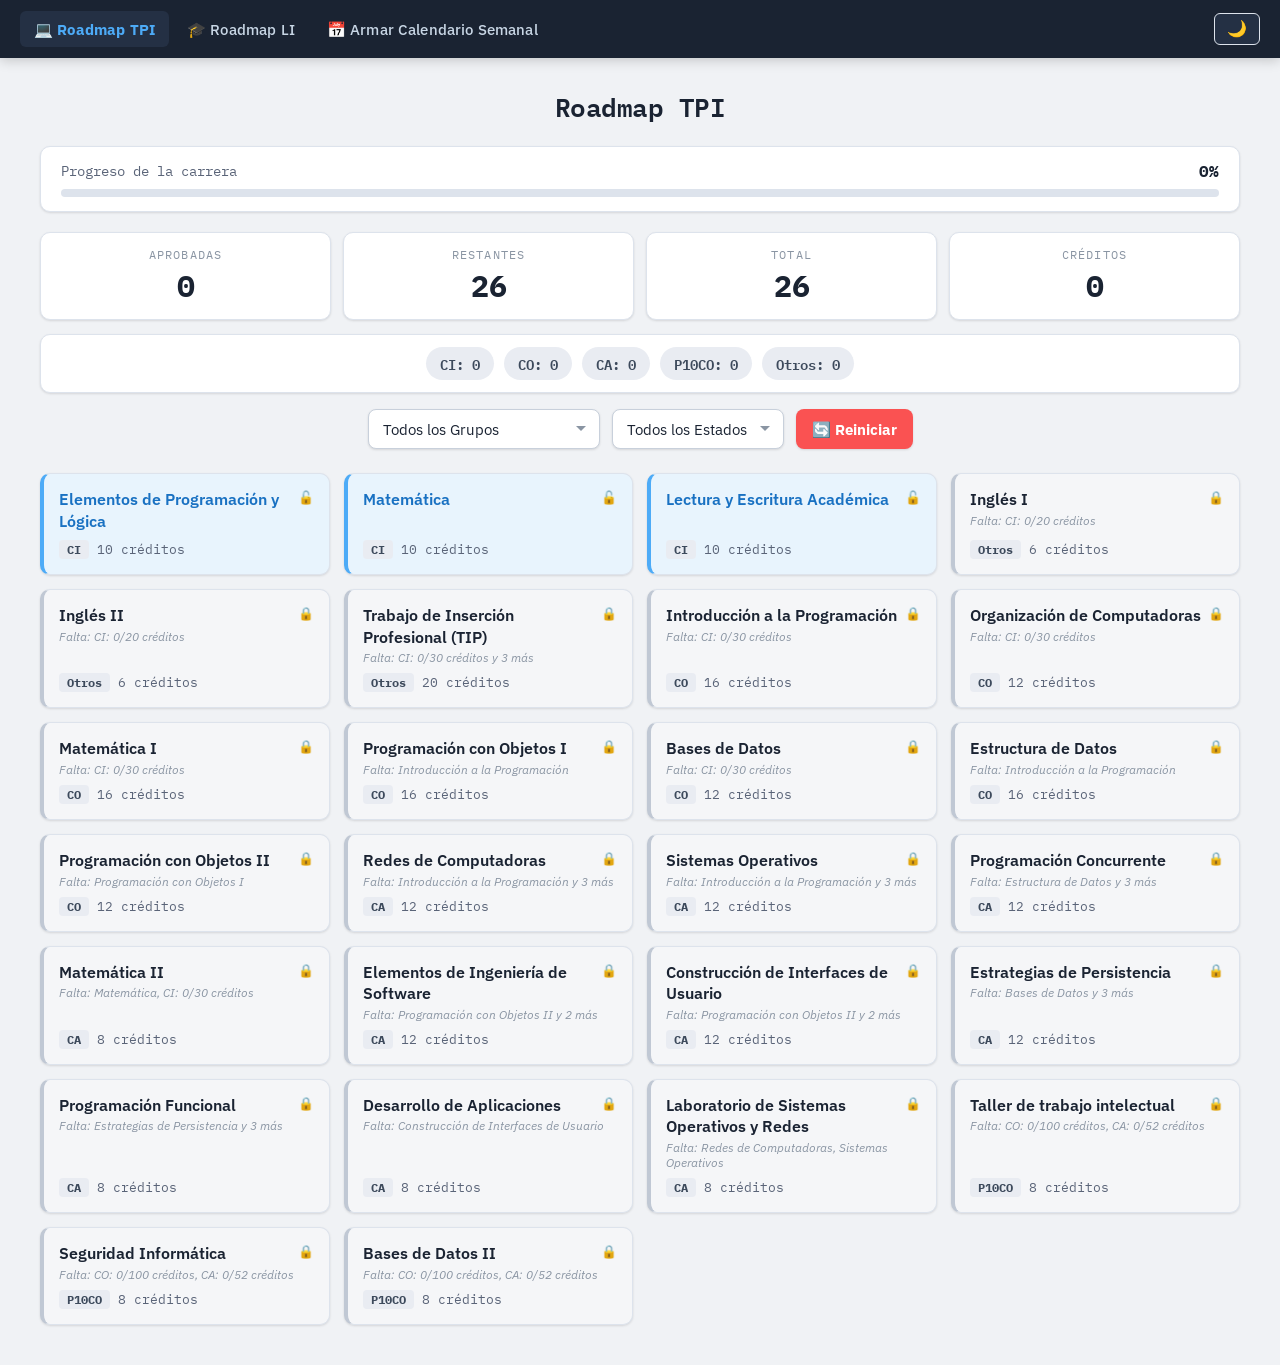
<file: tpi.html>
<!DOCTYPE html>
<html lang="es">
<head>
    <meta charset="UTF-8">
    <meta name="viewport" content="width=device-width, initial-scale=1.0">
    <title>Roadmap TPI</title>
    <link rel="stylesheet" href="shared.css">
</head>
<body>

    <nav class="navbar">
        <div class="navbar-links">
            <a href="tpi.html" class="activo">💻 Roadmap TPI</a>
            <a href="li.html">🎓 Roadmap LI</a>
            <a href="calendario.html">📅 Armar Calendario Semanal</a>
        </div>
        <button class="btn-tema" id="btn-tema" onclick="Tema.toggle()" title="Cambiar tema">🌙</button>
    </nav>

    <h1>Roadmap TPI</h1>

    <!-- progress bar -->
    <div class="barra-progreso-wrapper">
        <div class="barra-progreso-label">
            <span>Progreso de la carrera</span>
            <strong id="barra-pct">0%</strong>
        </div>
        <div class="barra-progreso-track">
            <div class="barra-progreso-fill" id="barra-fill"></div>
        </div>
    </div>

    <!-- stats -->
    <div class="panel-stats">
        <div class="stat-box">
            <span class="titulo">Aprobadas</span>
            <span class="valor" id="mat-aprobadas">0</span>
        </div>
        <div class="stat-box">
            <span class="titulo">Restantes</span>
            <span class="valor" id="mat-restantes">0</span>
        </div>
        <div class="stat-box">
            <span class="titulo">Total</span>
            <span class="valor" id="mat-total">0</span>
        </div>
        <div class="stat-box">
            <span class="titulo">Créditos</span>
            <span class="valor" id="cred-total">0</span>
        </div>
    </div>

    <!-- credits by group -->
    <div class="panel-creditos">
        <span class="grupo-tag">CI: <span id="cred-CI">0</span></span>
        <span class="grupo-tag">CO: <span id="cred-CO">0</span></span>
        <span class="grupo-tag">CA: <span id="cred-CA">0</span></span>
        <span class="grupo-tag">P10CO: <span id="cred-P10CO">0</span></span>
        <span class="grupo-tag">Otros: <span id="cred-Otros">0</span></span>
    </div>

    <!-- filters -->
    <div class="panel-filtros">
        <select id="filtro-grupo" onchange="aplicarFiltros()">
            <option value="Todos">Todos los Grupos</option>
            <option value="CI">Ciclo Introductorio (CI)</option>
            <option value="CO">Cursos Obligatorios (CO)</option>
            <option value="CA">Cursos Avanzados (CA)</option>
            <option value="P10CO">Complementarias (P10CO)</option>
            <option value="Otros">Otros Requisitos</option>
        </select>
        <select id="filtro-estado" onchange="aplicarFiltros()">
            <option value="Todos">Todos los Estados</option>
            <option value="aprobada">Aprobadas</option>
            <option value="habilitada">Habilitadas</option>
            <option value="bloqueada">Bloqueadas</option>
            <option value="en-curso">En curso</option>
        </select>
        <button class="btn-reiniciar" onclick="reiniciarRoadmap()">🔄 Reiniciar</button>
    </div>

    <!-- simulation panel -->
    <div class="panel-simulacion" id="panel-simulacion">
        <div class="panel-simulacion-label">📖 Simulando cuatrimestre — <strong id="sim-cantidad">0</strong> materias en curso</div>
        <div class="simulacion-stats">
            <div class="sim-stat">Créditos nuevos: <span id="sim-creditos">+0</span></div>
            <div class="sim-stat">Desbloquearía: <span id="sim-desbloquea">0</span> materias</div>
        </div>
        <button class="btn-sim-limpiar" onclick="limpiarSimulacion()">✕ Limpiar simulación</button>
    </div>

    <!-- subject grid -->
    <div class="contenedor-materias" id="tablero"></div>

    <script>
        const materiasData = [
            { id: "80005", nombre: "Elementos de Programación y Lógica", grupo: "CI", creditos: 10, requisitos: { materiasAprobadas: [], creditosNecesarios: {} } },
            { id: "80003", nombre: "Matemática", grupo: "CI", creditos: 10, requisitos: { materiasAprobadas: [], creditosNecesarios: {} } },
            { id: "80000", nombre: "Lectura y Escritura Académica", grupo: "CI", creditos: 10, requisitos: { materiasAprobadas: [], creditosNecesarios: {} } },
            { id: "90028", nombre: "Inglés I", grupo: "Otros", creditos: 6, requisitos: { materiasAprobadas: [], creditosNecesarios: { "CI": 20 } } },
            { id: "90000", nombre: "Inglés II", grupo: "Otros", creditos: 6, requisitos: { materiasAprobadas: [], creditosNecesarios: { "CI": 20 } } },
            { id: "1060", nombre: "Trabajo de Inserción Profesional (TIP)", grupo: "Otros", creditos: 20, requisitos: { materiasAprobadas: [], creditosNecesarios: { "CI": 30, "CO": 100, "CA": 104, "P10CO": 8 } } },
            { id: "487", nombre: "Introducción a la Programación", grupo: "CO", creditos: 16, requisitos: { materiasAprobadas: [], creditosNecesarios: { "CI": 30 } } },
            { id: "1032", nombre: "Organización de Computadoras", grupo: "CO", creditos: 12, requisitos: { materiasAprobadas: [], creditosNecesarios: { "CI": 30 } } },
            { id: "1033", nombre: "Matemática I", grupo: "CO", creditos: 16, requisitos: { materiasAprobadas: [], creditosNecesarios: { "CI": 30 } } },
            { id: "1034", nombre: "Programación con Objetos I", grupo: "CO", creditos: 16, requisitos: { materiasAprobadas: ["487"], creditosNecesarios: {} } },
            { id: "1035", nombre: "Bases de Datos", grupo: "CO", creditos: 12, requisitos: { materiasAprobadas: [], creditosNecesarios: { "CI": 30 } } },
            { id: "1036", nombre: "Estructura de Datos", grupo: "CO", creditos: 16, requisitos: { materiasAprobadas: ["487"], creditosNecesarios: {} } },
            { id: "1037", nombre: "Programación con Objetos II", grupo: "CO", creditos: 12, requisitos: { materiasAprobadas: ["1034"], creditosNecesarios: {} } },
            { id: "1038", nombre: "Redes de Computadoras", grupo: "CA", creditos: 12, requisitos: { materiasAprobadas: ["487", "1032"], creditosNecesarios: { "CI": 30, "CO": 70 } } },
            { id: "1039", nombre: "Sistemas Operativos", grupo: "CA", creditos: 12, requisitos: { materiasAprobadas: ["487", "1032"], creditosNecesarios: { "CI": 30, "CO": 70 } } },
            { id: "1040", nombre: "Programación Concurrente", grupo: "CA", creditos: 12, requisitos: { materiasAprobadas: ["1036", "1032"], creditosNecesarios: { "CI": 30, "CO": 70 } } },
            { id: "1041", nombre: "Matemática II", grupo: "CA", creditos: 8, requisitos: { materiasAprobadas: ["80003"], creditosNecesarios: { "CI": 30 } } },
            { id: "1042", nombre: "Elementos de Ingeniería de Software", grupo: "CA", creditos: 12, requisitos: { materiasAprobadas: ["1037"], creditosNecesarios: { "CI": 30, "CO": 70 } } },
            { id: "1043", nombre: "Construcción de Interfaces de Usuario", grupo: "CA", creditos: 12, requisitos: { materiasAprobadas: ["1037"], creditosNecesarios: { "CI": 30, "CO": 70 } } },
            { id: "1044", nombre: "Estrategias de Persistencia", grupo: "CA", creditos: 12, requisitos: { materiasAprobadas: ["1035", "1037"], creditosNecesarios: { "CI": 30, "CO": 70 } } },
            { id: "1045", nombre: "Programación Funcional", grupo: "CA", creditos: 8, requisitos: { materiasAprobadas: ["1044", "1036"], creditosNecesarios: { "CI": 30, "CO": 70 } } },
            { id: "1046", nombre: "Desarrollo de Aplicaciones", grupo: "CA", creditos: 8, requisitos: { materiasAprobadas: ["1043"], creditosNecesarios: {} } },
            { id: "1047", nombre: "Laboratorio de Sistemas Operativos y Redes", grupo: "CA", creditos: 8, requisitos: { materiasAprobadas: ["1038", "1039"], creditosNecesarios: {} } },
            { id: "101", nombre: "Taller de trabajo intelectual", grupo: "P10CO", creditos: 8, requisitos: { materiasAprobadas: [], creditosNecesarios: { "CO": 100, "CA": 52 } } },
            { id: "646", nombre: "Seguridad Informática", grupo: "P10CO", creditos: 8, requisitos: { materiasAprobadas: [], creditosNecesarios: { "CO": 100, "CA": 52 } } },
            { id: "1048", nombre: "Bases de Datos II", grupo: "P10CO", creditos: 8, requisitos: { materiasAprobadas: [], creditosNecesarios: { "CO": 100, "CA": 52 } } }
        ];

        const storageKey = 'roadmap_aprobadas';
        const gruposDisponibles = ['CI', 'CO', 'CA', 'P10CO', 'Otros'];
    </script>
    <script src="roadmap.js"></script>

</body>
</html>
</file>
<file: shared.css>
/* shared.css — variables, layout base, componentes compartidos */

/* typography */
@import url('https://fonts.googleapis.com/css2?family=IBM+Plex+Mono:wght@400;600&family=IBM+Plex+Sans:wght@400;500;700&display=swap');

/* --- theme tokens (light) --- */
:root {
        --bg-body:        #f0f2f5;
    --bg-card:        #ffffff;
    --bg-card-hover:  #f8f9ff;
    --bg-navbar:      #1a2332;
    --bg-navbar-hover:#243044;
    --bg-input:       #ffffff;

        --text-primary:   #1a2332;
    --text-secondary: #5a6478;
    --text-muted:     #8a95a3;
    --text-nav:       #c8d6e5;
    --text-nav-active:#4dabf7;

        --border-color:   #dde3ec;
    --border-input:   #c8d0db;

        --shadow-sm:      0 1px 3px rgba(0,0,0,0.07), 0 1px 2px rgba(0,0,0,0.05);
    --shadow-md:      0 4px 12px rgba(0,0,0,0.08), 0 2px 4px rgba(0,0,0,0.05);
    --shadow-lg:      0 8px 24px rgba(0,0,0,0.1);

        --accent:         #4dabf7;
    --accent-dark:    #339af0;

        --color-habilitada-bg:    #e8f4fd;
    --color-habilitada-border:#4dabf7;
    --color-habilitada-text:  #1971c2;
    --color-aprobada-bg:      #e6f9f0;
    --color-aprobada-border:  #40c074;
    --color-aprobada-text:    #2f9e58;
    --color-bloqueada-bg:     #f5f6f8;
    --color-bloqueada-border: #c0c8d4;
    --color-bloqueada-opacity:0.65;

        --tag-bg:         #e9ecf2;
    --tag-text:       #3d4a5c;

        --btn-danger-bg:  #fa5252;
    --btn-danger-hover:#e03131;
    --btn-success-bg: #40c074;
    --btn-success-hover:#2f9e58;

        --modal-overlay:  rgba(10, 15, 25, 0.55);
    --modal-bg:       #ffffff;
}

/* dark mode — toggled via [data-theme="dark"] by JS, falls back to prefers-color-scheme */
@media (prefers-color-scheme: dark) {
    :root { --dark-auto: 1; }
}

[data-theme="dark"] {
    --bg-body:        #0f1621;
    --bg-card:        #1a2436;
    --bg-card-hover:  #1f2d42;
    --bg-navbar:      #0a1018;
    --bg-navbar-hover:#141e2c;
    --bg-input:       #1a2436;

    --text-primary:   #e2eaf4;
    --text-secondary: #8fa8c8;
    --text-muted:     #5a7090;
    --text-nav:       #8fa8c8;
    --text-nav-active:#4dabf7;

    --border-color:   #243044;
    --border-input:   #2d3f58;

    --shadow-sm:      0 1px 3px rgba(0,0,0,0.3);
    --shadow-md:      0 4px 12px rgba(0,0,0,0.4);
    --shadow-lg:      0 8px 24px rgba(0,0,0,0.5);

    --color-habilitada-bg:    #0d2140;
    --color-habilitada-border:#4dabf7;
    --color-habilitada-text:  #74c0fc;
    --color-aprobada-bg:      #0d2b1c;
    --color-aprobada-border:  #40c074;
    --color-aprobada-text:    #69db7c;
    --color-bloqueada-bg:     #141d2b;
    --color-bloqueada-border: #2a3a50;

    --tag-bg:         #1e2e42;
    --tag-text:       #7fa8c8;

    --modal-overlay:  rgba(0, 0, 0, 0.75);
    --modal-bg:       #1a2436;
}

/* --- base --- */
*, *::before, *::after {
    box-sizing: border-box;
}

body {
    font-family: 'IBM Plex Sans', 'Segoe UI', sans-serif;
    background-color: var(--bg-body);
    color: var(--text-primary);
    margin: 0;
    padding: 0 20px 40px 20px;
    transition: background-color 0.3s, color 0.3s;
    min-height: 100vh;
}

h1 {
    text-align: center;
    color: var(--text-primary);
    font-family: 'IBM Plex Mono', monospace;
    font-weight: 600;
    font-size: 1.6rem;
    letter-spacing: -0.5px;
    margin: 24px 0 20px;
}

/* --- navbar --- */
.navbar {
    background-color: var(--bg-navbar);
    padding: 0 20px;
    margin: 0 -20px 28px -20px;
    box-shadow: 0 2px 12px rgba(0,0,0,0.2);
    display: flex;
    align-items: center;
    justify-content: space-between;
    flex-wrap: wrap;
    gap: 8px;
    min-height: 58px;
}

.navbar-links {
    display: flex;
    align-items: center;
    gap: 4px;
    flex-wrap: wrap;
    padding: 8px 0;
}

.navbar a {
    color: var(--text-nav);
    text-decoration: none;
    font-weight: 500;
    font-size: 0.95rem;
    padding: 8px 14px;
    border-radius: 6px;
    transition: background-color 0.2s, color 0.2s;
    letter-spacing: 0.01em;
}

.navbar a:hover,
.navbar a.activo {
    background-color: var(--bg-navbar-hover);
    color: var(--text-nav-active);
}

.navbar a.activo {
    font-weight: 700;
}

/* theme toggle button */
.btn-tema {
    background: var(--bg-navbar-hover);
    border: 1px solid var(--border-color);
    color: var(--text-nav);
    padding: 7px 12px;
    border-radius: 6px;
    cursor: pointer;
    font-size: 1rem;
    transition: all 0.2s;
    margin: 8px 0;
    line-height: 1;
}

.btn-tema:hover {
    background: var(--accent);
    color: #fff;
    border-color: var(--accent);
}

/* --- progress bar --- */
.barra-progreso-wrapper {
    max-width: 1200px;
    margin: 0 auto 20px;
    background: var(--bg-card);
    padding: 14px 20px;
    border-radius: 10px;
    box-shadow: var(--shadow-sm);
    border: 1px solid var(--border-color);
}

.barra-progreso-label {
    display: flex;
    justify-content: space-between;
    align-items: center;
    margin-bottom: 8px;
    font-size: 0.85rem;
    color: var(--text-secondary);
    font-family: 'IBM Plex Mono', monospace;
}

.barra-progreso-label strong {
    color: var(--text-primary);
    font-size: 1rem;
}

.barra-progreso-track {
    width: 100%;
    height: 8px;
    background: var(--border-color);
    border-radius: 99px;
    overflow: hidden;
}

.barra-progreso-fill {
    height: 100%;
    background: linear-gradient(90deg, var(--accent), var(--color-aprobada-border));
    border-radius: 99px;
    transition: width 0.6s cubic-bezier(0.34, 1.56, 0.64, 1);
    width: 0%;
}

/* --- stats panel --- */
.panel-stats {
    display: flex;
    flex-wrap: wrap;
    justify-content: center;
    gap: 12px;
    margin-bottom: 14px;
    max-width: 1200px;
    margin-left: auto;
    margin-right: auto;
}

.stat-box {
    background: var(--bg-card);
    padding: 14px 22px;
    border-radius: 10px;
    box-shadow: var(--shadow-sm);
    text-align: center;
    flex: 1;
    min-width: 130px;
    border: 1px solid var(--border-color);
    transition: background-color 0.3s, border-color 0.3s;
}

.stat-box .titulo {
    font-size: 0.75rem;
    color: var(--text-muted);
    text-transform: uppercase;
    letter-spacing: 1.2px;
    margin-bottom: 4px;
    display: block;
    font-family: 'IBM Plex Mono', monospace;
}

.stat-box .valor {
    font-size: 1.9rem;
    font-weight: 700;
    color: var(--text-primary);
    font-family: 'IBM Plex Mono', monospace;
    transition: color 0.3s;
}

/* --- credits panel --- */
.panel-creditos {
    background-color: var(--bg-card);
    padding: 12px 16px;
    border-radius: 10px;
    box-shadow: var(--shadow-sm);
    margin-bottom: 16px;
    display: flex;
    justify-content: center;
    flex-wrap: wrap;
    gap: 10px;
    max-width: 1200px;
    margin-left: auto;
    margin-right: auto;
    border: 1px solid var(--border-color);
    transition: background-color 0.3s, border-color 0.3s;
}

.panel-creditos span.grupo-tag {
    background: var(--tag-bg);
    padding: 5px 14px;
    border-radius: 20px;
    color: var(--tag-text);
    font-size: 0.85rem;
    font-family: 'IBM Plex Mono', monospace;
    font-weight: 600;
    transition: background-color 0.3s, color 0.3s;
}

/* --- filters --- */
.panel-filtros {
    display: flex;
    justify-content: center;
    flex-wrap: wrap;
    gap: 12px;
    margin-bottom: 24px;
    max-width: 1200px;
    margin-left: auto;
    margin-right: auto;
}

.panel-filtros select {
    padding: 9px 14px;
    border-radius: 8px;
    border: 1px solid var(--border-input);
    font-size: 0.95rem;
    color: var(--text-primary);
    background-color: var(--bg-input);
    cursor: pointer;
    outline: none;
    box-shadow: var(--shadow-sm);
    font-family: 'IBM Plex Sans', sans-serif;
    transition: border-color 0.2s, background-color 0.3s, color 0.3s;
    appearance: none;
    background-image: url("data:image/svg+xml,%3Csvg xmlns='http://www.w3.org/2000/svg' width='12' height='8' viewBox='0 0 12 8'%3E%3Cpath fill='%238a95a3' d='M1 1l5 5 5-5'/%3E%3C/svg%3E");
    background-repeat: no-repeat;
    background-position: right 12px center;
    padding-right: 36px;
}

.panel-filtros select:focus {
    border-color: var(--accent);
    box-shadow: 0 0 0 3px rgba(77, 171, 247, 0.2);
}

.btn-reiniciar {
    padding: 9px 16px;
    border-radius: 8px;
    border: none;
    font-size: 0.95rem;
    color: #fff;
    background-color: var(--btn-danger-bg);
    cursor: pointer;
    outline: none;
    font-weight: 700;
    font-family: 'IBM Plex Sans', sans-serif;
    box-shadow: var(--shadow-sm);
    transition: background-color 0.2s, transform 0.15s;
}

.btn-reiniciar:hover {
    background-color: var(--btn-danger-hover);
    transform: translateY(-1px);
}

.btn-reiniciar:active {
    transform: translateY(0);
}

/* --- subject grid --- */
.contenedor-materias {
    display: grid;
    grid-template-columns: repeat(auto-fill, minmax(250px, 1fr));
    gap: 14px;
    max-width: 1200px;
    margin: 0 auto;
}

/* --- subject card --- */
.materia {
    background-color: var(--bg-card);
    border-radius: 10px;
    padding: 15px;
    box-shadow: var(--shadow-sm);
    cursor: pointer;
    transition: transform 0.2s ease, box-shadow 0.2s ease, background-color 0.3s, opacity 0.3s;
    border-left: 4px solid transparent;
    border: 1px solid var(--border-color);
    border-left-width: 4px;
    display: flex;
    flex-direction: column;
    justify-content: space-between;
    gap: 8px;
}

.materia:hover {
    transform: translateY(-3px);
    box-shadow: var(--shadow-md);
}

.materia h3 {
    margin: 0;
    font-size: 1rem;
    font-weight: 600;
    line-height: 1.35;
    color: var(--text-primary);
    transition: color 0.3s;
}

.materia .materia-meta {
    display: flex;
    gap: 8px;
    align-items: center;
    flex-wrap: wrap;
}

.materia p {
    margin: 0;
    font-size: 0.82rem;
    color: var(--text-secondary);
    font-family: 'IBM Plex Mono', monospace;
    transition: color 0.3s;
}

.materia-badge {
    display: inline-block;
    padding: 2px 8px;
    border-radius: 4px;
    font-size: 0.72rem;
    font-weight: 700;
    font-family: 'IBM Plex Mono', monospace;
    background: var(--tag-bg);
    color: var(--tag-text);
}

/* prereq hint text */
.materia-requisitos-hint {
    font-size: 0.75rem;
    color: var(--text-muted);
    font-style: italic;
    margin-top: 2px;
    transition: color 0.3s;
}

/* --- ESTADOS DE MATERIAS --- */
.bloqueada {
    background-color: var(--color-bloqueada-bg);
    border-left-color: var(--color-bloqueada-border);
    opacity: var(--color-bloqueada-opacity);
}

.habilitada {
    border-left-color: var(--color-habilitada-border);
    background-color: var(--color-habilitada-bg);
}

.habilitada h3 {
    color: var(--color-habilitada-text);
}

.aprobada {
    border-left-color: var(--color-aprobada-border);
    background-color: var(--color-aprobada-bg);
}

.aprobada h3 {
    color: var(--color-aprobada-text);
}


.estado-icon {
    font-size: 0.8rem;
    margin-left: auto;
}

/* --- confirmation modal --- */
.modal-overlay {
    position: fixed;
    inset: 0;
    background: var(--modal-overlay);
    z-index: 1000;
    display: flex;
    align-items: center;
    justify-content: center;
    padding: 20px;
    opacity: 0;
    pointer-events: none;
    transition: opacity 0.2s ease;
    backdrop-filter: blur(2px);
}

.modal-overlay.visible {
    opacity: 1;
    pointer-events: all;
}

.modal-caja {
    background: var(--modal-bg);
    border-radius: 14px;
    padding: 28px 32px;
    box-shadow: var(--shadow-lg), 0 0 0 1px var(--border-color);
    max-width: 420px;
    width: 100%;
    transform: scale(0.94) translateY(8px);
    transition: transform 0.25s cubic-bezier(0.34, 1.56, 0.64, 1), background-color 0.3s;
}

.modal-overlay.visible .modal-caja {
    transform: scale(1) translateY(0);
}

.modal-icono {
    font-size: 2.4rem;
    text-align: center;
    margin-bottom: 12px;
}

.modal-titulo {
    font-size: 1.1rem;
    font-weight: 700;
    color: var(--text-primary);
    text-align: center;
    margin-bottom: 8px;
}

.modal-texto {
    font-size: 0.92rem;
    color: var(--text-secondary);
    text-align: center;
    line-height: 1.5;
    margin-bottom: 22px;
}

.modal-botones {
    display: flex;
    gap: 10px;
    justify-content: center;
}

.modal-btn {
    flex: 1;
    padding: 10px 16px;
    border-radius: 8px;
    border: none;
    font-size: 0.95rem;
    font-weight: 700;
    font-family: 'IBM Plex Sans', sans-serif;
    cursor: pointer;
    transition: all 0.2s;
}

.modal-btn-cancelar {
    background: var(--tag-bg);
    color: var(--text-secondary);
}

.modal-btn-cancelar:hover {
    background: var(--border-color);
}

.modal-btn-confirmar {
    background: var(--btn-success-bg);
    color: #fff;
}

.modal-btn-confirmar:hover {
    background: var(--btn-success-hover);
    transform: translateY(-1px);
}

.modal-btn-confirmar.peligro {
    background: var(--btn-danger-bg);
}

.modal-btn-confirmar.peligro:hover {
    background: var(--btn-danger-hover);
}

/* card entrance animation */
@keyframes cardEntrada {
    from { opacity: 0; transform: translateY(10px); }
    to   { opacity: 1; transform: translateY(0); }
}

.materia {
    animation: cardEntrada 0.3s ease both;
}

/* --- en-curso state (simulation) --- */
:root {
    --color-encurso-bg:     #fff8e1;
    --color-encurso-border: #f59f00;
    --color-encurso-text:   #b45309;
}

[data-theme="dark"] {
    --color-encurso-bg:     #2b1f00;
    --color-encurso-border: #f59f00;
    --color-encurso-text:   #ffd43b;
}

.en-curso {
    border-left-color: var(--color-encurso-border);
    background-color: var(--color-encurso-bg);
}

.en-curso h3 {
    color: var(--color-encurso-text);
}

/* --- simulation panel --- */
.panel-simulacion {
    background: var(--bg-card);
    border: 1px solid var(--color-encurso-border);
    border-radius: 10px;
    padding: 14px 20px;
    max-width: 1200px;
    margin: 0 auto 20px;
    box-shadow: var(--shadow-sm);
    display: none;
    gap: 16px;
    align-items: center;
    flex-wrap: wrap;
    transition: background-color 0.3s;
}

.panel-simulacion.visible {
    display: flex;
}

.panel-simulacion-label {
    font-size: 0.85rem;
    color: var(--text-secondary);
    font-family: 'IBM Plex Mono', monospace;
    white-space: nowrap;
}

.panel-simulacion-label strong {
    color: var(--color-encurso-text);
    font-size: 1.1rem;
}

.simulacion-stats {
    display: flex;
    gap: 14px;
    flex-wrap: wrap;
}

.sim-stat {
    background: var(--tag-bg);
    border-radius: 6px;
    padding: 4px 12px;
    font-size: 0.82rem;
    font-family: 'IBM Plex Mono', monospace;
    color: var(--text-secondary);
}

.sim-stat span {
    font-weight: 700;
    color: var(--color-encurso-text);
}

.btn-sim-limpiar {
    margin-left: auto;
    padding: 6px 14px;
    border-radius: 6px;
    border: 1px solid var(--color-encurso-border);
    background: transparent;
    color: var(--color-encurso-text);
    font-size: 0.82rem;
    font-weight: 700;
    font-family: 'IBM Plex Sans', sans-serif;
    cursor: pointer;
    transition: all 0.2s;
}

.btn-sim-limpiar:hover {
    background: var(--color-encurso-border);
    color: #fff;
}

/* --- unlock toast --- */
.toast-container {
    position: fixed;
    bottom: 24px;
    right: 24px;
    z-index: 2000;
    display: flex;
    flex-direction: column;
    gap: 10px;
    pointer-events: none;
}

.toast {
    background: var(--bg-card);
    border: 1px solid var(--border-color);
    border-left: 4px solid var(--color-aprobada-border);
    border-radius: 10px;
    padding: 12px 16px;
    box-shadow: var(--shadow-lg);
    max-width: 320px;
    pointer-events: all;
    transform: translateX(120%);
    opacity: 0;
    transition: transform 0.35s cubic-bezier(0.34, 1.56, 0.64, 1), opacity 0.3s;
}

.toast.visible {
    transform: translateX(0);
    opacity: 1;
}

.toast.saliendo {
    transform: translateX(120%);
    opacity: 0;
}

.toast-titulo {
    font-size: 0.82rem;
    font-weight: 700;
    color: var(--color-aprobada-text);
    font-family: 'IBM Plex Mono', monospace;
    margin-bottom: 6px;
}

.toast-lista {
    font-size: 0.82rem;
    color: var(--text-secondary);
    line-height: 1.6;
}

.toast-lista li {
    list-style: none;
    padding: 0;
    display: flex;
    align-items: center;
    gap: 6px;
}

.toast-lista li::before {
    content: '🔓';
    font-size: 0.75rem;
}

/* remove-from-quarter button (inside en-curso card) */
.btn-quitar-cuatri {
    align-self: flex-start;
    margin-top: 4px;
    padding: 3px 10px;
    border-radius: 4px;
    border: 1px solid var(--color-encurso-border);
    background: transparent;
    color: var(--color-encurso-text);
    font-size: 0.75rem;
    font-weight: 700;
    font-family: 'IBM Plex Sans', sans-serif;
    cursor: pointer;
    transition: all 0.15s;
    pointer-events: all;
}

.btn-quitar-cuatri:hover {
    background: var(--color-encurso-border);
    color: #fff;
}
</file>
